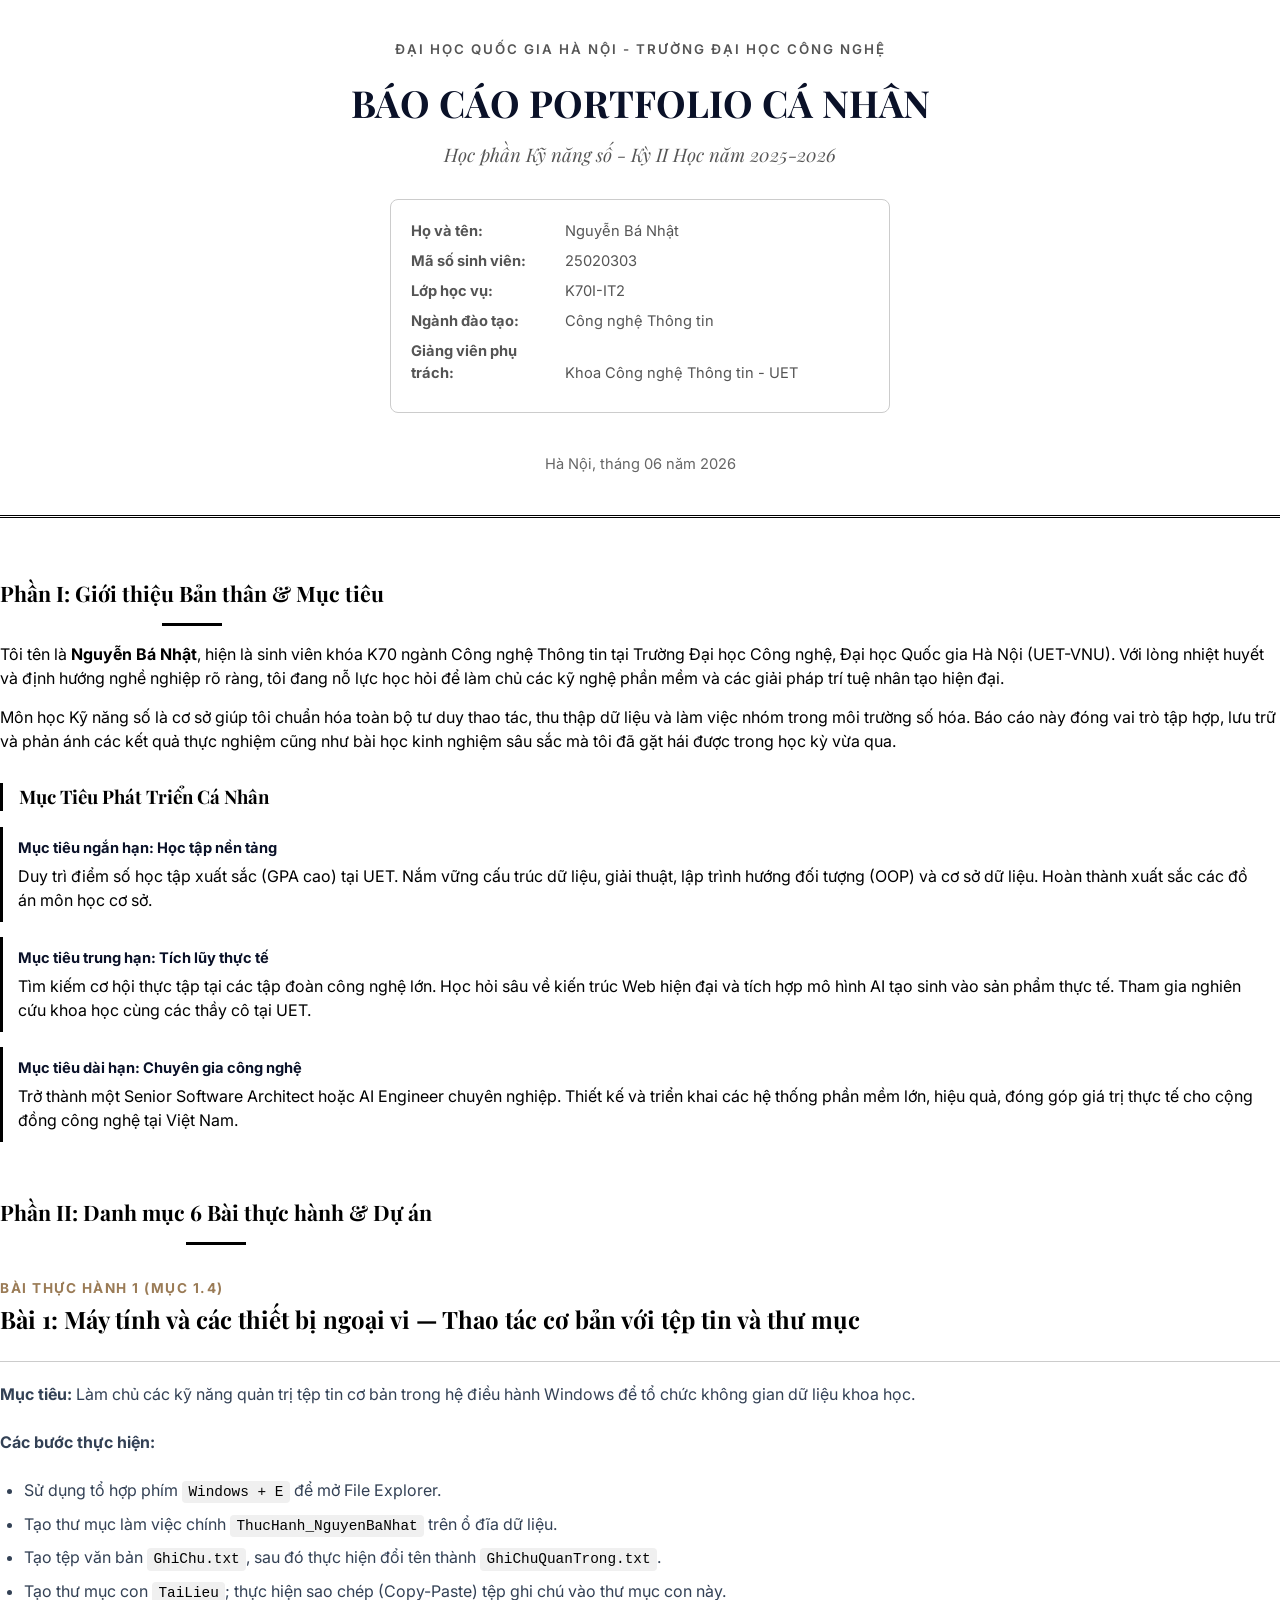
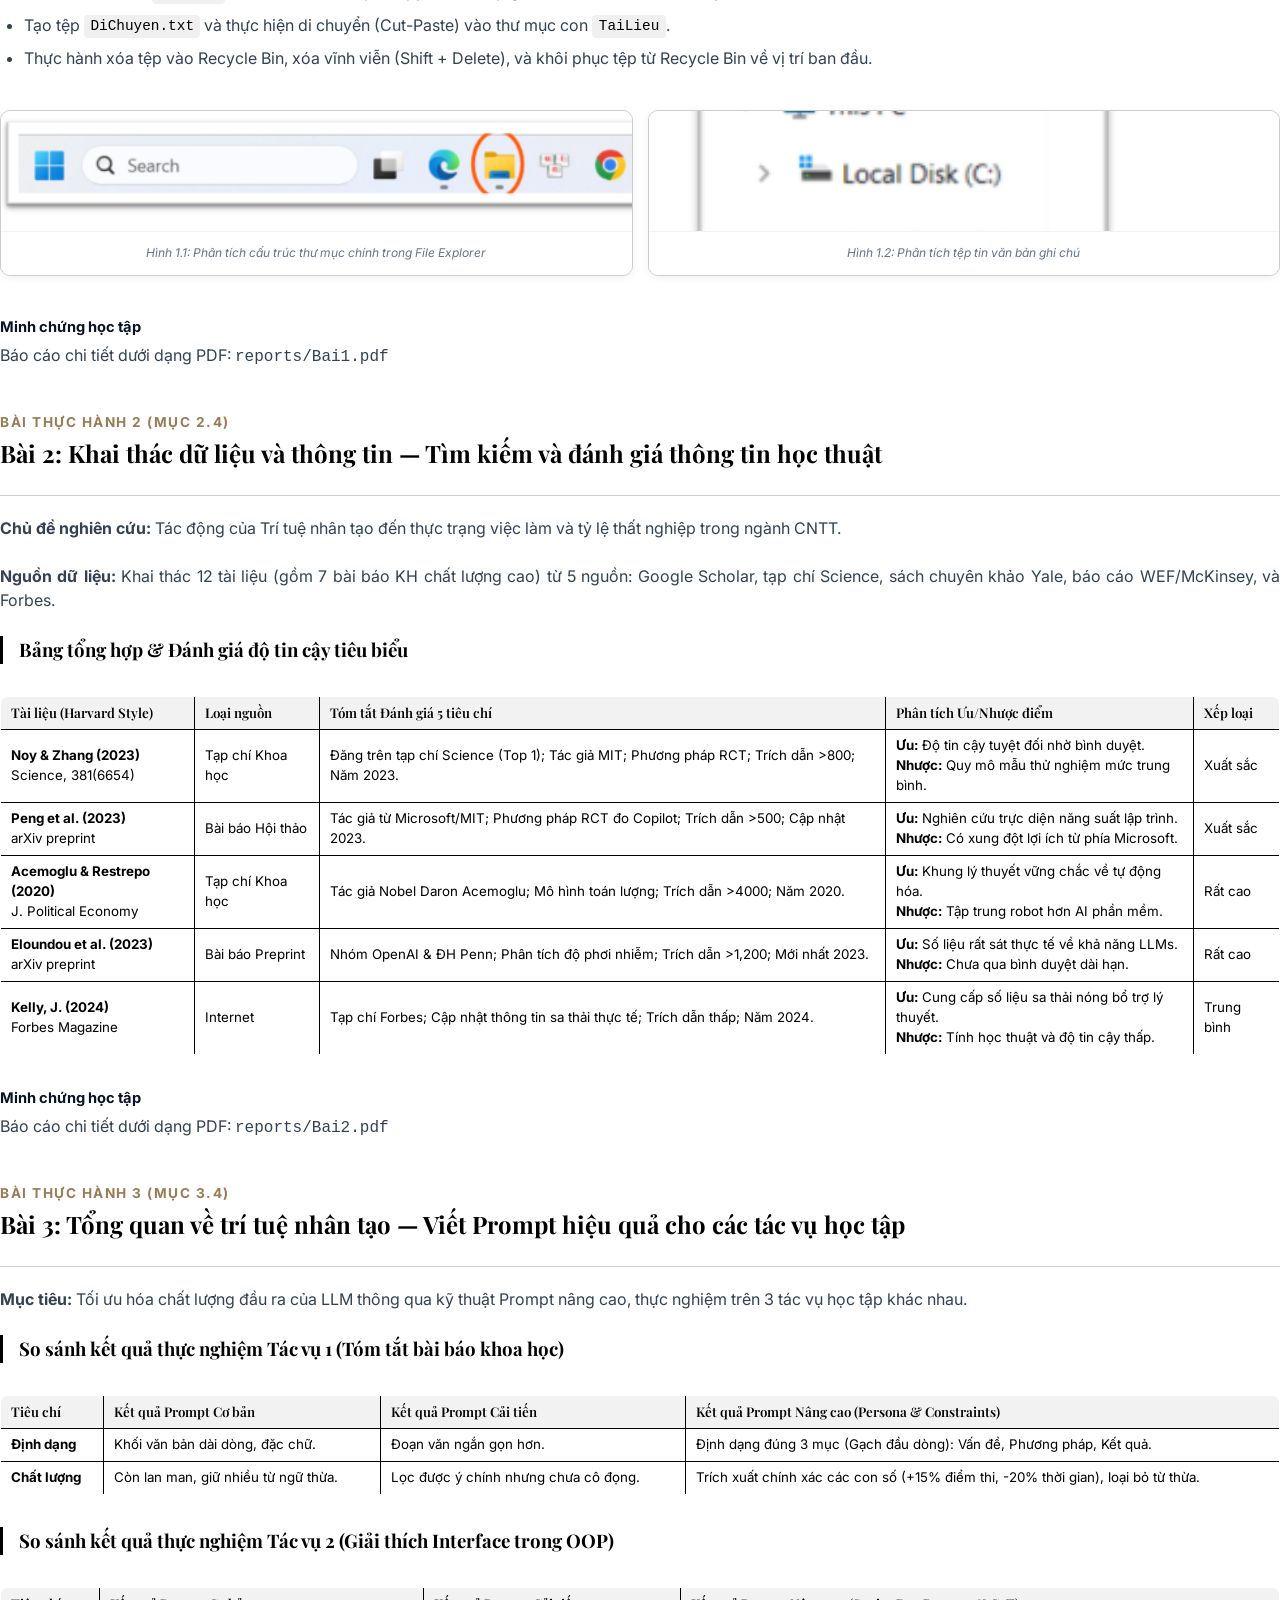
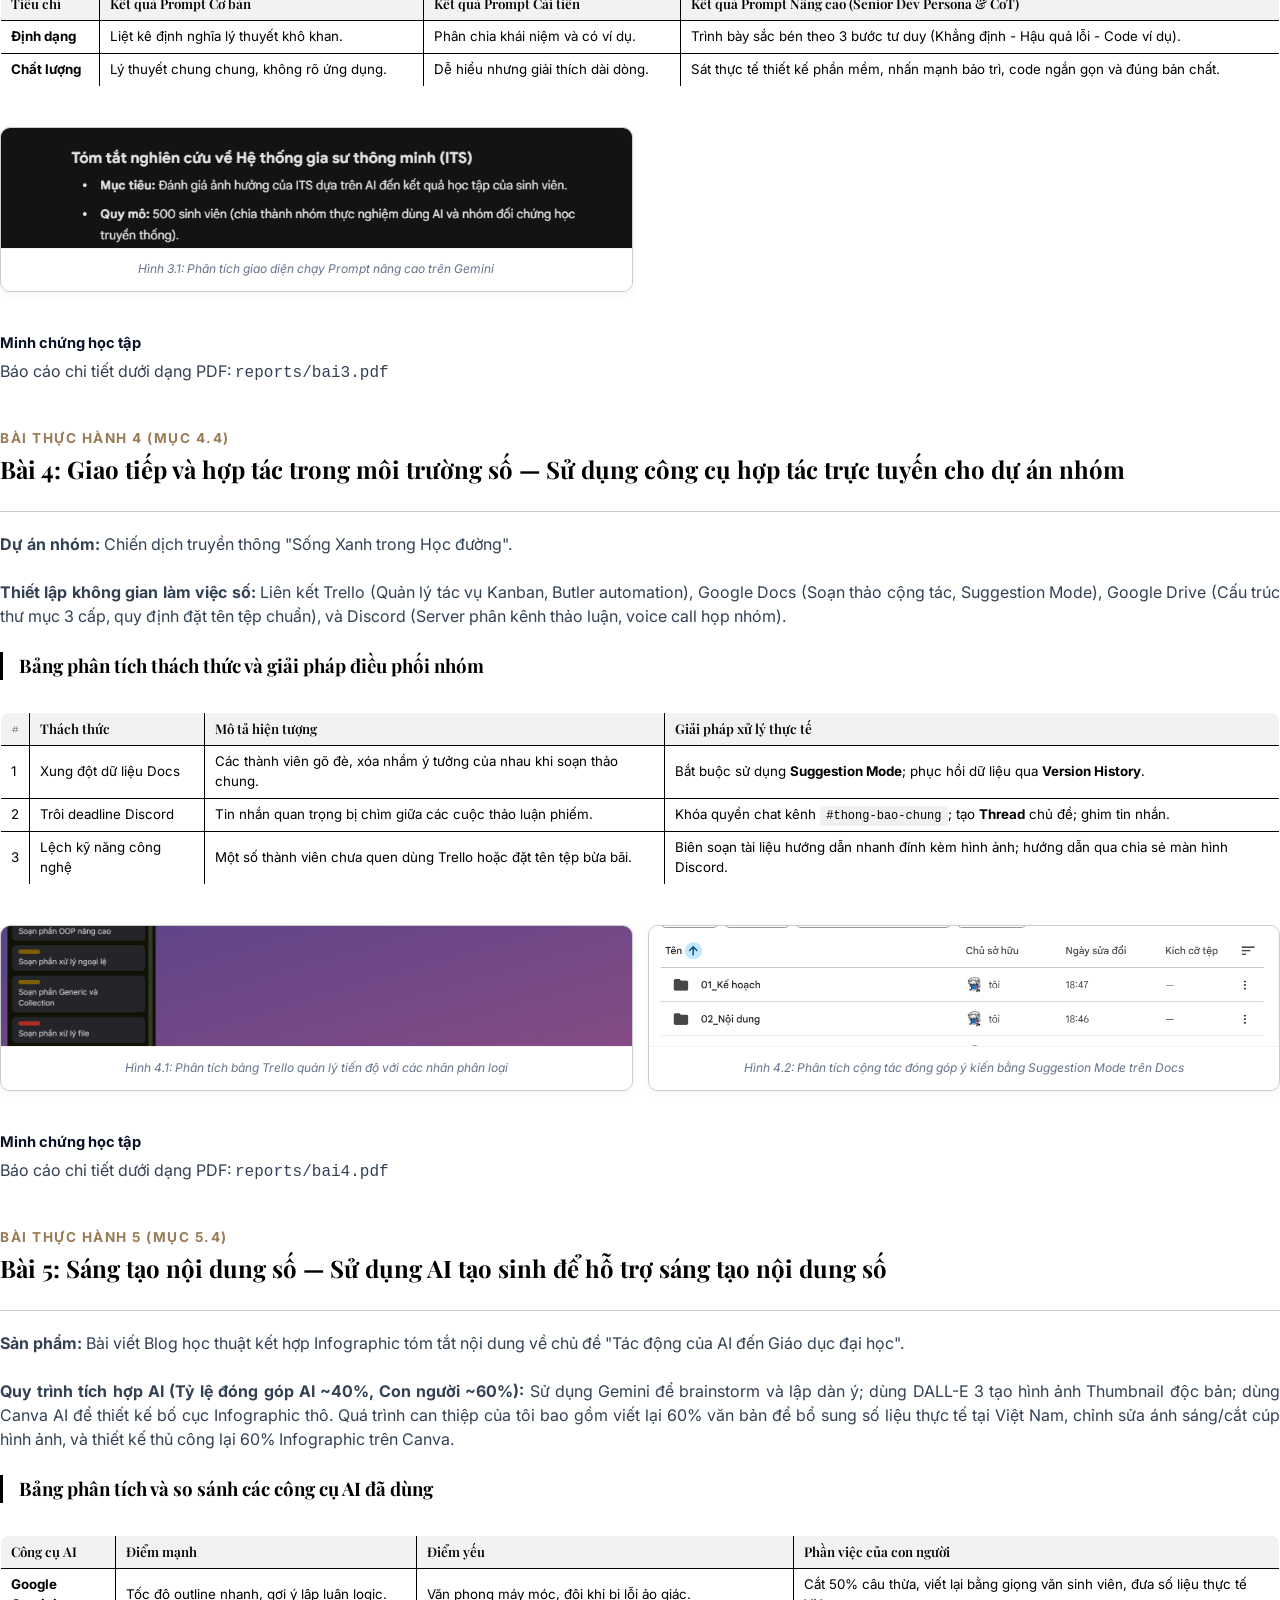
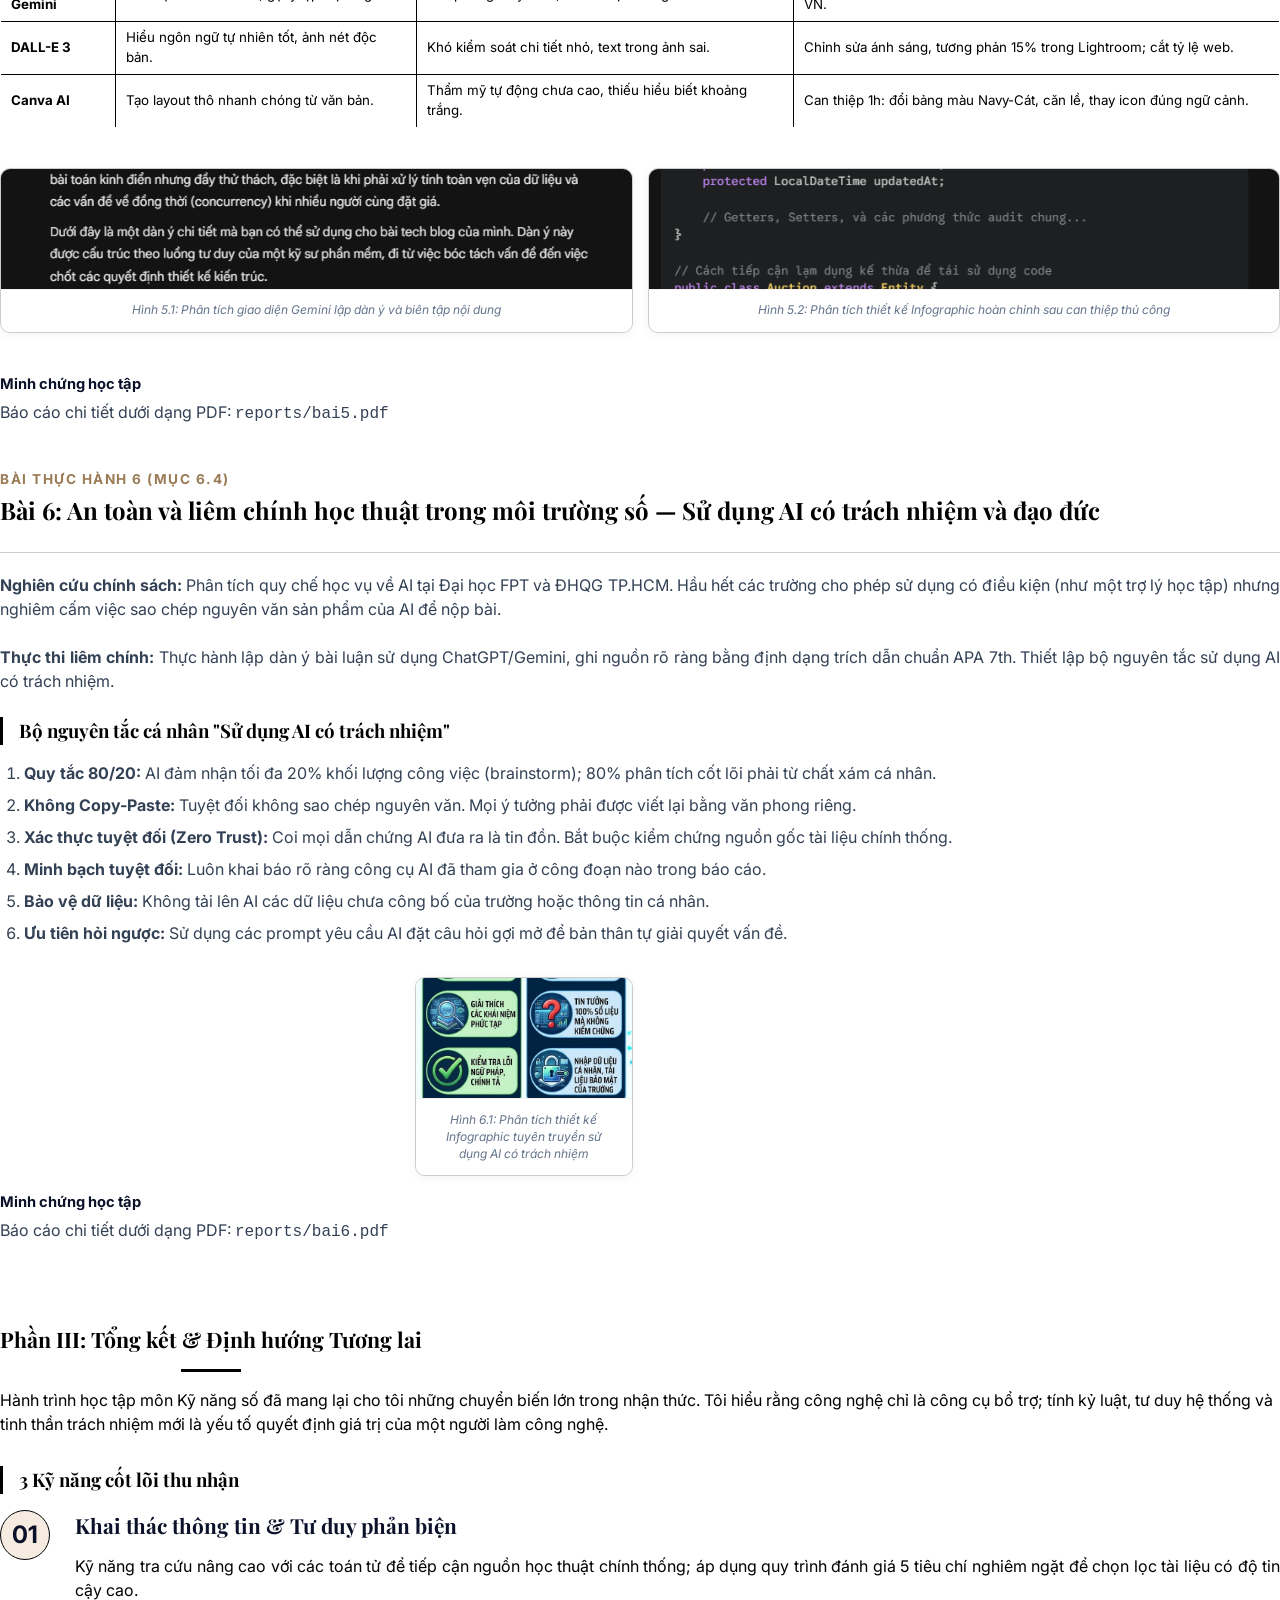
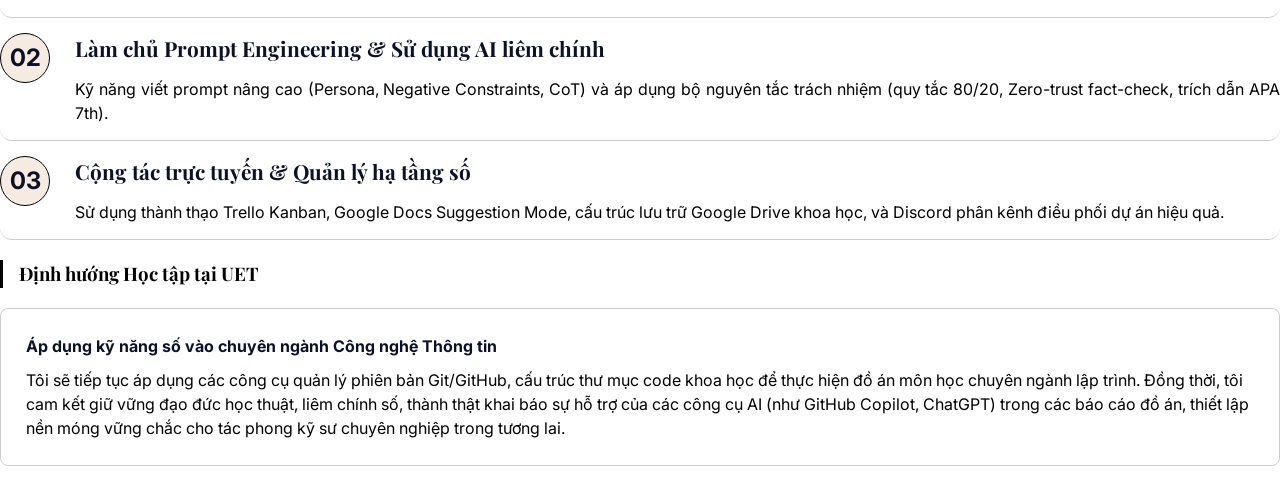
<file: pdf-export.html>
<!DOCTYPE html>
<html lang="vi">
<head>
  <meta charset="UTF-8">
  <meta name="viewport" content="width=device-width, initial-scale=1.0">
  <title>Báo cáo Portfolio Cá nhân - Nguyễn Bá Nhật</title>
  <link rel="stylesheet" href="css/style.css">
  <link rel="stylesheet" href="css/print.css">
  <style>
    /* Specific print preview enhancements on screen */
    body {
      background-color: #fff;
    }
    .print-header-cover {
      text-align: center;
      padding: 40px 0;
      border-bottom: 3px double #000;
      margin-bottom: 40px;
    }
    .print-header-cover h1 {
      font-size: 28pt;
      font-family: 'Playfair Display', Georgia, serif;
      margin-bottom: 10px;
    }
    .print-header-cover p {
      font-size: 14pt;
      color: #555;
    }
    .print-meta-box {
      margin: 30px auto;
      max-width: 500px;
      border: 1px solid #ccc;
      padding: 20px;
      border-radius: 8px;
      text-align: left;
    }
    .print-meta-box p {
      margin-bottom: 8px;
      font-size: 11pt;
    }
    .print-meta-box strong {
      display: inline-block;
      width: 150px;
    }
  </style>
</head>
<body>

  <div class="container">
    
    <!-- Cover / Header Page -->
    <header class="print-header-cover">
      <p style="text-transform: uppercase; letter-spacing: 2px; font-weight: 600; font-size: 10pt;">Đại học Quốc gia Hà Nội - Trường Đại học Công nghệ</p>
      <h1 style="margin-top: 15px;">BÁO CÁO PORTFOLIO CÁ NHÂN</h1>
      <p class="serif-italic">Học phần Kỹ năng số - Kỳ II Học năm 2025-2026</p>
      
      <div class="print-meta-box">
        <p><strong>Họ và tên:</strong> Nguyễn Bá Nhật</p>
        <p><strong>Mã số sinh viên:</strong> 25020303</p>
        <p><strong>Lớp học vụ:</strong> K70I-IT2</p>
        <p><strong>Ngành đào tạo:</strong> Công nghệ Thông tin</p>
        <p><strong>Giảng viên phụ trách:</strong> Khoa Công nghệ Thông tin - UET</p>
      </div>
      <p style="margin-top: 40px; font-size: 11pt; color: #666;">Hà Nội, tháng 06 năm 2026</p>
    </header>

    <!-- SECTION 1: BIOGRAPHY & GOALS -->
    <section class="section">
      <h2 class="section-title">Phần I: Giới thiệu Bản thân & Mục tiêu</h2>
      
      <div class="bio-card" style="margin-top: 20px;">
        <p>Tôi tên là <strong>Nguyễn Bá Nhật</strong>, hiện là sinh viên khóa K70 ngành Công nghệ Thông tin tại Trường Đại học Công nghệ, Đại học Quốc gia Hà Nội (UET-VNU). Với lòng nhiệt huyết và định hướng nghề nghiệp rõ ràng, tôi đang nỗ lực học hỏi để làm chủ các kỹ nghệ phần mềm và các giải pháp trí tuệ nhân tạo hiện đại.</p>
        <p style="margin-top: 15px;">Môn học Kỹ năng số là cơ sở giúp tôi chuẩn hóa toàn bộ tư duy thao tác, thu thập dữ liệu và làm việc nhóm trong môi trường số hóa. Báo cáo này đóng vai trò tập hợp, lưu trữ và phản ánh các kết quả thực nghiệm cũng như bài học kinh nghiệm sâu sắc mà tôi đã gặt hái được trong học kỳ vừa qua.</p>
      </div>

      <h3 class="project-section-title">Mục Tiêu Phát Triển Cá Nhân</h3>
      
      <div class="goal-card">
        <h4 style="font-family: var(--font-sans); font-size: 11pt; font-weight: bold; margin-bottom: 5px;">Mục tiêu ngắn hạn: Học tập nền tảng</h4>
        <p>Duy trì điểm số học tập xuất sắc (GPA cao) tại UET. Nắm vững cấu trúc dữ liệu, giải thuật, lập trình hướng đối tượng (OOP) và cơ sở dữ liệu. Hoàn thành xuất sắc các đồ án môn học cơ sở.</p>
      </div>

      <div class="goal-card">
        <h4 style="font-family: var(--font-sans); font-size: 11pt; font-weight: bold; margin-bottom: 5px;">Mục tiêu trung hạn: Tích lũy thực tế</h4>
        <p>Tìm kiếm cơ hội thực tập tại các tập đoàn công nghệ lớn. Học hỏi sâu về kiến trúc Web hiện đại và tích hợp mô hình AI tạo sinh vào sản phẩm thực tế. Tham gia nghiên cứu khoa học cùng các thầy cô tại UET.</p>
      </div>

      <div class="goal-card" style="margin-bottom: 0;">
        <h4 style="font-family: var(--font-sans); font-size: 11pt; font-weight: bold; margin-bottom: 5px;">Mục tiêu dài hạn: Chuyên gia công nghệ</h4>
        <p>Trở thành một Senior Software Architect hoặc AI Engineer chuyên nghiệp. Thiết kế và triển khai các hệ thống phần mềm lớn, hiệu quả, đóng góp giá trị thực tế cho cộng đồng công nghệ tại Việt Nam.</p>
      </div>
    </section>

    <!-- SECTION 2: THE 6 PROJECTS (WITH PAGE BREAKS) -->
    <div class="page-break"></div>

    <section class="section">
      <h2 class="section-title" style="margin-bottom: 30px;">Phần II: Danh mục 6 Bài thực hành & Dự án</h2>

      <!-- BÀI 1 -->
      <article class="project-detail-card" id="bai1">
        <div class="project-header">
          <span class="project-code-badge">Bài thực hành 1 (Mục 1.4)</span>
          <h3 class="project-title" style="font-size: 16pt; margin-top: 5px;">Bài 1: Máy tính và các thiết bị ngoại vi — Thao tác cơ bản với tệp tin và thư mục</h3>
        </div>
        <div class="project-body">
          <p><strong>Mục tiêu:</strong> Làm chủ các kỹ năng quản trị tệp tin cơ bản trong hệ điều hành Windows để tổ chức không gian dữ liệu khoa học.</p>
          <p><strong>Các bước thực hiện:</strong></p>
          <ul>
            <li>Sử dụng tổ hợp phím <code>Windows + E</code> để mở File Explorer.</li>
            <li>Tạo thư mục làm việc chính <code>ThucHanh_NguyenBaNhat</code> trên ổ đĩa dữ liệu.</li>
            <li>Tạo tệp văn bản <code>GhiChu.txt</code>, sau đó thực hiện đổi tên thành <code>GhiChuQuanTrong.txt</code>.</li>
            <li>Tạo thư mục con <code>TaiLieu</code>; thực hiện sao chép (Copy-Paste) tệp ghi chú vào thư mục con này.</li>
            <li>Tạo tệp <code>DiChuyen.txt</code> và thực hiện di chuyển (Cut-Paste) vào thư mục con <code>TaiLieu</code>.</li>
            <li>Thực hành xóa tệp vào Recycle Bin, xóa vĩnh viễn (Shift + Delete), và khôi phục tệp từ Recycle Bin về vị trí ban đầu.</li>
          </ul>
          <div class="image-gallery">
            <div class="image-container">
              <img src="images/bai1_image1.png" alt="Mở File Explorer">
              <div class="image-caption">Hình 1.1: Phân tích cấu trúc thư mục chính trong File Explorer</div>
            </div>
            <div class="image-container">
              <img src="images/bai1_image2.png" alt="Tạo tệp và đổi tên">
              <div class="image-caption">Hình 1.2: Phân tích tệp tin văn bản ghi chú</div>
            </div>
          </div>
          <h4 style="font-family: var(--font-sans); font-size: 11pt; font-weight: bold; margin-top: 15px; margin-bottom: 5px;">Minh chứng học tập</h4>
          <p>Báo cáo chi tiết dưới dạng PDF: <span style="font-family: monospace;">reports/Bai1.pdf</span></p>
        </div>
      </article>

      <div class="page-break"></div>

      <!-- BÀI 2 -->
      <article class="project-detail-card" id="bai2">
        <div class="project-header">
          <span class="project-code-badge">Bài thực hành 2 (Mục 2.4)</span>
          <h3 class="project-title" style="font-size: 16pt; margin-top: 5px;">Bài 2: Khai thác dữ liệu và thông tin — Tìm kiếm và đánh giá thông tin học thuật</h3>
        </div>
        <div class="project-body">
          <p><strong>Chủ đề nghiên cứu:</strong> Tác động của Trí tuệ nhân tạo đến thực trạng việc làm và tỷ lệ thất nghiệp trong ngành CNTT.</p>
          <p><strong>Nguồn dữ liệu:</strong> Khai thác 12 tài liệu (gồm 7 bài báo KH chất lượng cao) từ 5 nguồn: Google Scholar, tạp chí Science, sách chuyên khảo Yale, báo cáo WEF/McKinsey, và Forbes.</p>
          
          <h4 class="project-section-title" style="font-size: 11pt;">Bảng tổng hợp & Đánh giá độ tin cậy tiêu biểu</h4>
          <div class="table-responsive">
            <table>
              <thead>
                <tr>
                  <th>Tài liệu (Harvard Style)</th>
                  <th>Loại nguồn</th>
                  <th>Tóm tắt Đánh giá 5 tiêu chí</th>
                  <th>Phân tích Ưu/Nhược điểm</th>
                  <th>Xếp loại</th>
                </tr>
              </thead>
              <tbody>
                <tr>
                  <td><strong>Noy & Zhang (2023)</strong><br>Science, 381(6654)</td>
                  <td>Tạp chí Khoa học</td>
                  <td>Đăng trên tạp chí Science (Top 1); Tác giả MIT; Phương pháp RCT; Trích dẫn >800; Năm 2023.</td>
                  <td><strong>Ưu:</strong> Độ tin cậy tuyệt đối nhờ bình duyệt.<br><strong>Nhược:</strong> Quy mô mẫu thử nghiệm mức trung bình.</td>
                  <td>Xuất sắc</td>
                </tr>
                <tr>
                  <td><strong>Peng et al. (2023)</strong><br>arXiv preprint</td>
                  <td>Bài báo Hội thảo</td>
                  <td>Tác giả từ Microsoft/MIT; Phương pháp RCT đo Copilot; Trích dẫn >500; Cập nhật 2023.</td>
                  <td><strong>Ưu:</strong> Nghiên cứu trực diện năng suất lập trình.<br><strong>Nhược:</strong> Có xung đột lợi ích từ phía Microsoft.</td>
                  <td>Xuất sắc</td>
                </tr>
                <tr>
                  <td><strong>Acemoglu & Restrepo (2020)</strong><br>J. Political Economy</td>
                  <td>Tạp chí Khoa học</td>
                  <td>Tác giả Nobel Daron Acemoglu; Mô hình toán lượng; Trích dẫn >4000; Năm 2020.</td>
                  <td><strong>Ưu:</strong> Khung lý thuyết vững chắc về tự động hóa.<br><strong>Nhược:</strong> Tập trung robot hơn AI phần mềm.</td>
                  <td>Rất cao</td>
                </tr>
                <tr>
                  <td><strong>Eloundou et al. (2023)</strong><br>arXiv preprint</td>
                  <td>Bài báo Preprint</td>
                  <td>Nhóm OpenAI & ĐH Penn; Phân tích độ phơi nhiễm; Trích dẫn >1,200; Mới nhất 2023.</td>
                  <td><strong>Ưu:</strong> Số liệu rất sát thực tế về khả năng LLMs.<br><strong>Nhược:</strong> Chưa qua bình duyệt dài hạn.</td>
                  <td>Rất cao</td>
                </tr>
                <tr>
                  <td><strong>Kelly, J. (2024)</strong><br>Forbes Magazine</td>
                  <td>Internet</td>
                  <td>Tạp chí Forbes; Cập nhật thông tin sa thải thực tế; Trích dẫn thấp; Năm 2024.</td>
                  <td><strong>Ưu:</strong> Cung cấp số liệu sa thải nóng bổ trợ lý thuyết.<br><strong>Nhược:</strong> Tính học thuật và độ tin cậy thấp.</td>
                  <td>Trung bình</td>
                </tr>
              </tbody>
            </table>
          </div>
          <h4 style="font-family: var(--font-sans); font-size: 11pt; font-weight: bold; margin-top: 15px; margin-bottom: 5px;">Minh chứng học tập</h4>
          <p>Báo cáo chi tiết dưới dạng PDF: <span style="font-family: monospace;">reports/Bai2.pdf</span></p>
        </div>
      </article>

      <div class="page-break"></div>

      <!-- BÀI 3 -->
      <article class="project-detail-card" id="bai3">
        <div class="project-header">
          <span class="project-code-badge">Bài thực hành 3 (Mục 3.4)</span>
          <h3 class="project-title" style="font-size: 16pt; margin-top: 5px;">Bài 3: Tổng quan về trí tuệ nhân tạo — Viết Prompt hiệu quả cho các tác vụ học tập</h3>
        </div>
        <div class="project-body">
          <p><strong>Mục tiêu:</strong> Tối ưu hóa chất lượng đầu ra của LLM thông qua kỹ thuật Prompt nâng cao, thực nghiệm trên 3 tác vụ học tập khác nhau.</p>
          
          <h4 class="project-section-title" style="font-size: 11pt;">So sánh kết quả thực nghiệm Tác vụ 1 (Tóm tắt bài báo khoa học)</h4>
          <div class="table-responsive">
            <table>
              <thead>
                <tr>
                  <th>Tiêu chí</th>
                  <th>Kết quả Prompt Cơ bản</th>
                  <th>Kết quả Prompt Cải tiến</th>
                  <th>Kết quả Prompt Nâng cao (Persona & Constraints)</th>
                </tr>
              </thead>
              <tbody>
                <tr>
                  <td><strong>Định dạng</strong></td>
                  <td>Khối văn bản dài dòng, đặc chữ.</td>
                  <td>Đoạn văn ngắn gọn hơn.</td>
                  <td>Định dạng đúng 3 mục (Gạch đầu dòng): Vấn đề, Phương pháp, Kết quả.</td>
                </tr>
                <tr>
                  <td><strong>Chất lượng</strong></td>
                  <td>Còn lan man, giữ nhiều từ ngữ thừa.</td>
                  <td>Lọc được ý chính nhưng chưa cô đọng.</td>
                  <td>Trích xuất chính xác các con số (+15% điểm thi, -20% thời gian), loại bỏ từ thừa.</td>
                </tr>
              </tbody>
            </table>
          </div>

          <h4 class="project-section-title" style="font-size: 11pt;">So sánh kết quả thực nghiệm Tác vụ 2 (Giải thích Interface trong OOP)</h4>
          <div class="table-responsive">
            <table>
              <thead>
                <tr>
                  <th>Tiêu chí</th>
                  <th>Kết quả Prompt Cơ bản</th>
                  <th>Kết quả Prompt Cải tiến</th>
                  <th>Kết quả Prompt Nâng cao (Senior Dev Persona & CoT)</th>
                </tr>
              </thead>
              <tbody>
                <tr>
                  <td><strong>Định dạng</strong></td>
                  <td>Liệt kê định nghĩa lý thuyết khô khan.</td>
                  <td>Phân chia khái niệm và có ví dụ.</td>
                  <td>Trình bày sắc bén theo 3 bước tư duy (Khẳng định - Hậu quả lỗi - Code ví dụ).</td>
                </tr>
                <tr>
                  <td><strong>Chất lượng</strong></td>
                  <td>Lý thuyết chung chung, không rõ ứng dụng.</td>
                  <td>Dễ hiểu nhưng giải thích dài dòng.</td>
                  <td>Sát thực tế thiết kế phần mềm, nhấn mạnh bảo trì, code ngắn gọn và đúng bản chất.</td>
                </tr>
              </tbody>
            </table>
          </div>
          
          <div class="image-gallery">
            <div class="image-container">
              <img src="images/bai3_image1.png" alt="Giao diện Gemini Prompt">
              <div class="image-caption">Hình 3.1: Phân tích giao diện chạy Prompt nâng cao trên Gemini</div>
            </div>
          </div>
          <h4 style="font-family: var(--font-sans); font-size: 11pt; font-weight: bold; margin-top: 15px; margin-bottom: 5px;">Minh chứng học tập</h4>
          <p>Báo cáo chi tiết dưới dạng PDF: <span style="font-family: monospace;">reports/bai3.pdf</span></p>
        </div>
      </article>

      <div class="page-break"></div>

      <!-- BÀI 4 -->
      <article class="project-detail-card" id="bai4">
        <div class="project-header">
          <span class="project-code-badge">Bài thực hành 4 (Mục 4.4)</span>
          <h3 class="project-title" style="font-size: 16pt; margin-top: 5px;">Bài 4: Giao tiếp và hợp tác trong môi trường số — Sử dụng công cụ hợp tác trực tuyến cho dự án nhóm</h3>
        </div>
        <div class="project-body">
          <p><strong>Dự án nhóm:</strong> Chiến dịch truyền thông "Sống Xanh trong Học đường".</p>
          <p><strong>Thiết lập không gian làm việc số:</strong> Liên kết Trello (Quản lý tác vụ Kanban, Butler automation), Google Docs (Soạn thảo cộng tác, Suggestion Mode), Google Drive (Cấu trúc thư mục 3 cấp, quy định đặt tên tệp chuẩn), và Discord (Server phân kênh thảo luận, voice call họp nhóm).</p>
          
          <h4 class="project-section-title" style="font-size: 11pt;">Bảng phân tích thách thức và giải pháp điều phối nhóm</h4>
          <div class="table-responsive">
            <table>
              <thead>
                <tr>
                  <th>#</th>
                  <th>Thách thức</th>
                  <th>Mô tả hiện tượng</th>
                  <th>Giải pháp xử lý thực tế</th>
                </tr>
              </thead>
              <tbody>
                <tr>
                  <td>1</td>
                  <td>Xung đột dữ liệu Docs</td>
                  <td>Các thành viên gõ đè, xóa nhầm ý tưởng của nhau khi soạn thảo chung.</td>
                  <td>Bắt buộc sử dụng <strong>Suggestion Mode</strong>; phục hồi dữ liệu qua <strong>Version History</strong>.</td>
                </tr>
                <tr>
                  <td>2</td>
                  <td>Trôi deadline Discord</td>
                  <td>Tin nhắn quan trọng bị chìm giữa các cuộc thảo luận phiếm.</td>
                  <td>Khóa quyền chat kênh <code>#thong-bao-chung</code>; tạo <strong>Thread</strong> chủ đề; ghim tin nhắn.</td>
                </tr>
                <tr>
                  <td>3</td>
                  <td>Lệch kỹ năng công nghệ</td>
                  <td>Một số thành viên chưa quen dùng Trello hoặc đặt tên tệp bừa bãi.</td>
                  <td>Biên soạn tài liệu hướng dẫn nhanh đính kèm hình ảnh; hướng dẫn qua chia sẻ màn hình Discord.</td>
                </tr>
              </tbody>
            </table>
          </div>

          <div class="image-gallery">
            <div class="image-container">
              <img src="images/bai4_(2)_80d5d9b0c937e09552dcafcce8f8a5b0e832713e.png" alt="Trello Kanban">
              <div class="image-caption">Hình 4.1: Phân tích bảng Trello quản lý tiến độ với các nhãn phân loại</div>
            </div>
            <div class="image-container">
              <img src="images/bai4_(2)_13f76d329a7dc441f8fa4ffda34621fa7b4040cb.png" alt="Docs comments">
              <div class="image-caption">Hình 4.2: Phân tích cộng tác đóng góp ý kiến bằng Suggestion Mode trên Docs</div>
            </div>
          </div>
          <h4 style="font-family: var(--font-sans); font-size: 11pt; font-weight: bold; margin-top: 15px; margin-bottom: 5px;">Minh chứng học tập</h4>
          <p>Báo cáo chi tiết dưới dạng PDF: <span style="font-family: monospace;">reports/bai4.pdf</span></p>
        </div>
      </article>

      <div class="page-break"></div>

      <!-- BÀI 5 -->
      <article class="project-detail-card" id="bai5">
        <div class="project-header">
          <span class="project-code-badge">Bài thực hành 5 (Mục 5.4)</span>
          <h3 class="project-title" style="font-size: 16pt; margin-top: 5px;">Bài 5: Sáng tạo nội dung số — Sử dụng AI tạo sinh để hỗ trợ sáng tạo nội dung số</h3>
        </div>
        <div class="project-body">
          <p><strong>Sản phẩm:</strong> Bài viết Blog học thuật kết hợp Infographic tóm tắt nội dung về chủ đề "Tác động của AI đến Giáo dục đại học".</p>
          <p><strong>Quy trình tích hợp AI (Tỷ lệ đóng góp AI ~40%, Con người ~60%):</strong> Sử dụng Gemini để brainstorm và lập dàn ý; dùng DALL-E 3 tạo hình ảnh Thumbnail độc bản; dùng Canva AI để thiết kế bố cục Infographic thô. Quá trình can thiệp của tôi bao gồm viết lại 60% văn bản để bổ sung số liệu thực tế tại Việt Nam, chỉnh sửa ánh sáng/cắt cúp hình ảnh, và thiết kế thủ công lại 60% Infographic trên Canva.</p>

          <h4 class="project-section-title" style="font-size: 11pt;">Bảng phân tích và so sánh các công cụ AI đã dùng</h4>
          <div class="table-responsive">
            <table>
              <thead>
                <tr>
                  <th>Công cụ AI</th>
                  <th>Điểm mạnh</th>
                  <th>Điểm yếu</th>
                  <th>Phần việc của con người</th>
                </tr>
              </thead>
              <tbody>
                <tr>
                  <td><strong>Google Gemini</strong></td>
                  <td>Tốc độ outline nhanh, gợi ý lập luận logic.</td>
                  <td>Văn phong máy móc, đôi khi bị lỗi ảo giác.</td>
                  <td>Cắt 50% câu thừa, viết lại bằng giọng văn sinh viên, đưa số liệu thực tế VN.</td>
                </tr>
                <tr>
                  <td><strong>DALL-E 3</strong></td>
                  <td>Hiểu ngôn ngữ tự nhiên tốt, ảnh nét độc bản.</td>
                  <td>Khó kiểm soát chi tiết nhỏ, text trong ảnh sai.</td>
                  <td>Chỉnh sửa ánh sáng, tương phản 15% trong Lightroom; cắt tỷ lệ web.</td>
                </tr>
                <tr>
                  <td><strong>Canva AI</strong></td>
                  <td>Tạo layout thô nhanh chóng từ văn bản.</td>
                  <td>Thẩm mỹ tự động chưa cao, thiếu hiểu biết khoảng trắng.</td>
                  <td>Can thiệp 1h: đổi bảng màu Navy-Cát, căn lề, thay icon đúng ngữ cảnh.</td>
                </tr>
              </tbody>
            </table>
          </div>

          <div class="image-gallery">
            <div class="image-container">
              <img src="images/bai5-bao-cao-hoan-chinh_adabdca97a1362fccfc19e27cd3705e4e8fc357b.png" alt="Gemini prompt">
              <div class="image-caption">Hình 5.1: Phân tích giao diện Gemini lập dàn ý và biên tập nội dung</div>
            </div>
            <div class="image-container">
              <img src="images/bai5-bao-cao-hoan-chinh_466dec86fec41b1c2113a55e6bddceabb9483af5.png" alt="Canva final design">
              <div class="image-caption">Hình 5.2: Phân tích thiết kế Infographic hoàn chỉnh sau can thiệp thủ công</div>
            </div>
          </div>
          <h4 style="font-family: var(--font-sans); font-size: 11pt; font-weight: bold; margin-top: 15px; margin-bottom: 5px;">Minh chứng học tập</h4>
          <p>Báo cáo chi tiết dưới dạng PDF: <span style="font-family: monospace;">reports/bai5.pdf</span></p>
        </div>
      </article>

      <div class="page-break"></div>

      <!-- BÀI 6 -->
      <article class="project-detail-card" id="bai6" style="margin-bottom: 0;">
        <div class="project-header">
          <span class="project-code-badge">Bài thực hành 6 (Mục 6.4)</span>
          <h3 class="project-title" style="font-size: 16pt; margin-top: 5px;">Bài 6: An toàn và liêm chính học thuật trong môi trường số — Sử dụng AI có trách nhiệm và đạo đức</h3>
        </div>
        <div class="project-body">
          <p><strong>Nghiên cứu chính sách:</strong> Phân tích quy chế học vụ về AI tại Đại học FPT và ĐHQG TP.HCM. Hầu hết các trường cho phép sử dụng có điều kiện (như một trợ lý học tập) nhưng nghiêm cấm việc sao chép nguyên văn sản phẩm của AI để nộp bài.</p>
          <p><strong>Thực thi liêm chính:</strong> Thực hành lập dàn ý bài luận sử dụng ChatGPT/Gemini, ghi nguồn rõ ràng bằng định dạng trích dẫn chuẩn APA 7th. Thiết lập bộ nguyên tắc sử dụng AI có trách nhiệm.</p>

          <h4 class="project-section-title" style="font-size: 11pt;">Bộ nguyên tắc cá nhân "Sử dụng AI có trách nhiệm"</h4>
          <ol>
            <li><strong>Quy tắc 80/20:</strong> AI đảm nhận tối đa 20% khối lượng công việc (brainstorm); 80% phân tích cốt lõi phải từ chất xám cá nhân.</li>
            <li><strong>Không Copy-Paste:</strong> Tuyệt đối không sao chép nguyên văn. Mọi ý tưởng phải được viết lại bằng văn phong riêng.</li>
            <li><strong>Xác thực tuyệt đối (Zero Trust):</strong> Coi mọi dẫn chứng AI đưa ra là tin đồn. Bắt buộc kiểm chứng nguồn gốc tài liệu chính thống.</li>
            <li><strong>Minh bạch tuyệt đối:</strong> Luôn khai báo rõ ràng công cụ AI đã tham gia ở công đoạn nào trong báo cáo.</li>
            <li><strong>Bảo vệ dữ liệu:</strong> Không tải lên AI các dữ liệu chưa công bố của trường hoặc thông tin cá nhân.</li>
            <li><strong>Ưu tiên hỏi ngược:</strong> Sử dụng các prompt yêu cầu AI đặt câu hỏi gợi mở để bản thân tự giải quyết vấn đề.</li>
          </ol>

          <div class="image-gallery" style="grid-template-columns: 1fr; max-width: 450px; margin: 2rem auto 0 auto;">
            <div class="image-container">
              <img src="images/bai6_image1.jpg" alt="AI Ethics Infographic" style="height: auto; max-height: 500px; object-fit: contain;">
              <div class="image-caption">Hình 6.1: Phân tích thiết kế Infographic tuyên truyền sử dụng AI có trách nhiệm</div>
            </div>
          </div>
          <h4 style="font-family: var(--font-sans); font-size: 11pt; font-weight: bold; margin-top: 15px; margin-bottom: 5px;">Minh chứng học tập</h4>
          <p>Báo cáo chi tiết dưới dạng PDF: <span style="font-family: monospace;">reports/bai6.pdf</span></p>
        </div>
      </article>
    </section>

    <!-- SECTION 3: REFLECTIONS & SKILLS -->
    <div class="page-break"></div>

    <section class="section">
      <h2 class="section-title">Phần III: Tổng kết & Định hướng Tương lai</h2>
      
      <div class="bio-card" style="margin-top: 20px;">
        <p>Hành trình học tập môn Kỹ năng số đã mang lại cho tôi những chuyển biến lớn trong nhận thức. Tôi hiểu rằng công nghệ chỉ là công cụ bổ trợ; tính kỷ luật, tư duy hệ thống và tinh thần trách nhiệm mới là yếu tố quyết định giá trị của một người làm công nghệ.</p>
      </div>

      <h3 class="project-section-title">3 Kỹ năng cốt lõi thu nhận</h3>
      
      <div class="skill-row" style="margin-top: 20px;">
        <div class="skill-icon-box">01</div>
        <div class="skill-details">
          <h4>Khai thác thông tin & Tư duy phản biện</h4>
          <p>Kỹ năng tra cứu nâng cao với các toán tử để tiếp cận nguồn học thuật chính thống; áp dụng quy trình đánh giá 5 tiêu chí nghiêm ngặt để chọn lọc tài liệu có độ tin cậy cao.</p>
        </div>
      </div>

      <div class="skill-row">
        <div class="skill-icon-box">02</div>
        <div class="skill-details">
          <h4>Làm chủ Prompt Engineering & Sử dụng AI liêm chính</h4>
          <p>Kỹ năng viết prompt nâng cao (Persona, Negative Constraints, CoT) và áp dụng bộ nguyên tắc trách nhiệm (quy tắc 80/20, Zero-trust fact-check, trích dẫn APA 7th).</p>
        </div>
      </div>

      <div class="skill-row" style="border-bottom: none; margin-bottom: 0; padding-bottom: 0;">
        <div class="skill-icon-box">03</div>
        <div class="skill-details">
          <h4>Cộng tác trực tuyến & Quản lý hạ tầng số</h4>
          <p>Sử dụng thành thạo Trello Kanban, Google Docs Suggestion Mode, cấu trúc lưu trữ Google Drive khoa học, và Discord phân kênh điều phối dự án hiệu quả.</p>
        </div>
      </div>

      <div class="page-break"></div>

      <h3 class="project-section-title">Định hướng Học tập tại UET</h3>
      <div style="border: 1px solid #ccc; padding: 25px; border-radius: 8px; margin-top: 20px;">
        <h4 style="font-family: var(--font-sans); font-size: 12pt; font-weight: bold; margin-bottom: 10px;">Áp dụng kỹ năng số vào chuyên ngành Công nghệ Thông tin</h4>
        <p>Tôi sẽ tiếp tục áp dụng các công cụ quản lý phiên bản Git/GitHub, cấu trúc thư mục code khoa học để thực hiện đồ án môn học chuyên ngành lập trình. Đồng thời, tôi cam kết giữ vững đạo đức học thuật, liêm chính số, thành thật khai báo sự hỗ trợ của các công cụ AI (như GitHub Copilot, ChatGPT) trong các báo cáo đồ án, thiết lập nền móng vững chắc cho tác phong kỹ sư chuyên nghiệp trong tương lai.</p>
      </div>
    </section>

  </div>

  <script src="js/main.js"></script>
  <script src="js/pdf.js"></script>
</body>
</html>
</file>
<file: css/style.css>
/* ==========================================
   DARK ACADEMIA MEETS MODERN TECH
   Design System & Main Stylesheet
   Owner: Nguyen Ba Nhat (25020303)
   ========================================== */

/* Google Fonts Import */
@import url('https://fonts.googleapis.com/css2?family=Inter:wght@300;400;500;600;700&family=Playfair+Display:ital,wght@0,400;0,600;0,700;1,400&display=swap');

:root {
  /* Color Palette */
  --bg-cream: #FAF6F0;
  --bg-cream-dark: #F5EBE0;
  --navy-dark: #0A1128;
  --navy-medium: #111F4D;
  --navy-light: #1C3177;
  --gold-primary: #C5A880;
  --gold-accent: #D4AF37;
  --gold-dark: #9A7B56;
  --text-dark: #1E293B;
  --text-light: #F8FAFC;
  --text-muted: #64748B;
  --border-gold: rgba(197, 168, 128, 0.3);
  --border-white: rgba(255, 255, 255, 0.1);
  --glass-bg: rgba(250, 246, 240, 0.85);
  --glass-bg-dark: rgba(10, 17, 40, 0.85);
  
  /* Fonts */
  --font-serif: 'Playfair Display', Georgia, serif;
  --font-sans: 'Inter', system-ui, -apple-system, sans-serif;
  
  /* Shadows & Transitions */
  --shadow-sm: 0 2px 8px rgba(10, 17, 40, 0.05);
  --shadow-md: 0 8px 20px rgba(10, 17, 40, 0.08);
  --shadow-lg: 0 15px 35px rgba(10, 17, 40, 0.12);
  --transition-smooth: all 0.4s cubic-bezier(0.16, 1, 0.3, 1);
}

/* Reset & Base Styles */
* {
  box-sizing: border-box;
  margin: 0;
  padding: 0;
}

html {
  scroll-behavior: smooth;
}

body {
  font-family: var(--font-sans);
  color: var(--text-dark);
  background-color: var(--bg-cream);
  line-height: 1.6;
  overflow-x: hidden;
}

h1, h2, h3, h4, h5, h6 {
  font-family: var(--font-serif);
  font-weight: 700;
  color: var(--navy-dark);
}

a {
  text-decoration: none;
  color: inherit;
  transition: var(--transition-smooth);
}

/* Scrollbar Style */
::-webkit-scrollbar {
  width: 10px;
}
::-webkit-scrollbar-track {
  background: var(--bg-cream-dark);
}
::-webkit-scrollbar-thumb {
  background: var(--navy-medium);
  border-radius: 5px;
  border: 2px solid var(--bg-cream-dark);
}
::-webkit-scrollbar-thumb:hover {
  background: var(--gold-accent);
}

/* Typography Helpers */
.serif-italic {
  font-family: var(--font-serif);
  font-style: italic;
}

/* Navigation Bar */
.navbar {
  position: fixed;
  top: 0;
  left: 0;
  width: 100%;
  z-index: 1000;
  background-color: var(--glass-bg);
  backdrop-filter: blur(12px);
  -webkit-backdrop-filter: blur(12px);
  border-bottom: 1px solid var(--border-gold);
  box-shadow: var(--shadow-sm);
  transition: var(--transition-smooth);
}

.navbar-container {
  display: flex;
  justify-content: space-between;
  align-items: center;
  max-width: 1200px;
  margin: 0 auto;
  padding: 1rem 2rem;
}

.logo a {
  display: flex;
  flex-direction: column;
}

.logo-title {
  font-family: var(--font-serif);
  font-size: 1.4rem;
  font-weight: 700;
  color: var(--navy-dark);
  letter-spacing: 0.5px;
}

.logo-subtitle {
  font-size: 0.75rem;
  text-transform: uppercase;
  letter-spacing: 2px;
  color: var(--gold-dark);
  font-weight: 600;
}

.nav-menu {
  display: flex;
  align-items: center;
  list-style: none;
  gap: 2rem;
}

.nav-link {
  font-weight: 500;
  font-size: 0.95rem;
  color: var(--navy-dark);
  position: relative;
  padding: 0.5rem 0;
  letter-spacing: 0.5px;
}

.nav-link::after {
  content: '';
  position: absolute;
  bottom: 0;
  left: 0;
  width: 0;
  height: 2px;
  background-color: var(--gold-accent);
  transition: var(--transition-smooth);
}

.nav-link:hover {
  color: var(--gold-dark);
}

.nav-link:hover::after,
.nav-link.active::after {
  width: 100%;
}

.nav-link.active {
  color: var(--navy-medium);
  font-weight: 600;
}

/* Premium PDF Button */
.btn-pdf {
  display: flex;
  align-items: center;
  gap: 0.5rem;
  background: linear-gradient(135deg, var(--navy-dark), var(--navy-medium));
  color: var(--text-light);
  padding: 0.6rem 1.2rem;
  border-radius: 30px;
  font-size: 0.85rem;
  font-weight: 600;
  border: 1px solid var(--gold-primary);
  box-shadow: 0 4px 15px rgba(26, 31, 77, 0.2);
  cursor: pointer;
  transition: var(--transition-smooth);
}

.btn-pdf:hover {
  transform: translateY(-2px);
  background: linear-gradient(135deg, var(--navy-medium), var(--navy-light));
  box-shadow: 0 6px 20px rgba(197, 168, 128, 0.4);
  border-color: var(--gold-accent);
}

.btn-pdf svg {
  fill: currentColor;
  width: 16px;
  height: 16px;
}

.menu-toggle {
  display: none;
  flex-direction: column;
  justify-content: space-between;
  width: 24px;
  height: 18px;
  cursor: pointer;
}

.menu-toggle span {
  display: block;
  height: 2px;
  width: 100%;
  background-color: var(--navy-dark);
  border-radius: 2px;
  transition: var(--transition-smooth);
}

/* Hero Section */
.hero {
  position: relative;
  height: 80vh;
  min-height: 500px;
  display: flex;
  align-items: center;
  justify-content: center;
  text-align: center;
  color: var(--text-light);
  padding: 0 1.5rem;
  margin-bottom: 4rem;
  background-size: cover;
  background-position: center;
  background-attachment: fixed;
}

.hero-overlay {
  position: absolute;
  top: 0;
  left: 0;
  width: 100%;
  height: 100%;
  background: linear-gradient(
    to bottom,
    rgba(10, 17, 40, 0.85),
    rgba(10, 17, 40, 0.95)
  );
  z-index: 1;
}

.hero-content {
  position: relative;
  z-index: 2;
  max-width: 800px;
  animation: fadeInUp 1s ease-out;
}

.hero-badge {
  font-size: 0.8rem;
  letter-spacing: 3px;
  text-transform: uppercase;
  color: var(--gold-accent);
  margin-bottom: 1rem;
  font-weight: 700;
  display: inline-block;
  border: 1px solid var(--gold-primary);
  padding: 0.4rem 1.2rem;
  border-radius: 20px;
  background: rgba(197, 168, 128, 0.1);
  backdrop-filter: blur(5px);
}

.hero h1 {
  font-size: 3.5rem;
  color: var(--text-light);
  line-height: 1.2;
  margin-bottom: 1.5rem;
  font-weight: 700;
  letter-spacing: -0.5px;
}

.hero p {
  font-size: 1.2rem;
  color: var(--bg-cream-dark);
  margin-bottom: 2rem;
  font-family: var(--font-serif);
  font-style: italic;
}

/* Core Container */
.container {
  max-width: 1200px;
  margin: 0 auto;
  padding: 0 2rem;
}

/* Sections */
.section {
  padding: 5rem 0;
  position: relative;
}

.section-dark {
  background-color: var(--navy-dark);
  color: var(--text-light);
}

.section-dark h2 {
  color: var(--text-light);
}

.section-title-wrap {
  text-align: center;
  margin-bottom: 4rem;
}

.section-title {
  font-size: 2.2rem;
  position: relative;
  display: inline-block;
  padding-bottom: 1rem;
  margin-bottom: 1rem;
}

.section-title::after {
  content: '';
  position: absolute;
  bottom: 0;
  left: 50%;
  transform: translateX(-50%);
  width: 60px;
  height: 3px;
  background-color: var(--gold-accent);
}

.section-subtitle {
  font-family: var(--font-serif);
  font-style: italic;
  color: var(--gold-dark);
}

/* Cards & Layout Grid */
.grid-2 {
  display: grid;
  grid-template-columns: repeat(2, 1fr);
  gap: 3rem;
}

.grid-3 {
  display: grid;
  grid-template-columns: repeat(3, 1fr);
  gap: 2.5rem;
}

/* Bio Card */
.bio-card {
  background-color: var(--bg-cream-dark);
  border: 1px solid var(--border-gold);
  border-radius: 12px;
  padding: 3rem;
  box-shadow: var(--shadow-md);
  transition: var(--transition-smooth);
}

.bio-card:hover {
  transform: translateY(-5px);
  box-shadow: var(--shadow-lg);
  border-color: var(--gold-accent);
}

.bio-header {
  display: flex;
  align-items: center;
  gap: 2rem;
  margin-bottom: 2rem;
}

.avatar-placeholder {
  width: 100px;
  height: 100px;
  border-radius: 50%;
  background: linear-gradient(135deg, var(--navy-dark), var(--navy-medium));
  display: flex;
  align-items: center;
  justify-content: center;
  font-family: var(--font-serif);
  font-size: 2.5rem;
  color: var(--gold-accent);
  border: 3px solid var(--gold-primary);
  box-shadow: var(--shadow-sm);
  flex-shrink: 0;
  overflow: hidden;
}

.bio-name {
  font-size: 1.8rem;
  margin-bottom: 0.2rem;
}

.bio-meta {
  list-style: none;
  font-size: 0.9rem;
  color: var(--text-muted);
}

.bio-meta li {
  margin-bottom: 0.4rem;
  display: flex;
  align-items: center;
  gap: 0.5rem;
}

.bio-meta strong {
  color: var(--navy-dark);
}

.bio-body p {
  margin-bottom: 1.5rem;
  text-align: justify;
}

/* Goals Section */
.goal-card {
  background: white;
  border-left: 5px solid var(--navy-medium);
  padding: 2rem;
  border-radius: 0 12px 12px 0;
  box-shadow: var(--shadow-sm);
  transition: var(--transition-smooth);
  border-top: 1px solid rgba(0,0,0,0.02);
  border-right: 1px solid rgba(0,0,0,0.02);
  border-bottom: 1px solid rgba(0,0,0,0.02);
}

.goal-card:hover {
  transform: translateX(8px);
  box-shadow: var(--shadow-md);
  border-left-color: var(--gold-accent);
}

.goal-card h3 {
  font-size: 1.4rem;
  margin-bottom: 1rem;
  display: flex;
  align-items: center;
  gap: 0.8rem;
}

.goal-card .badge {
  font-family: var(--font-sans);
  font-size: 0.75rem;
  padding: 0.2rem 0.8rem;
  background-color: var(--bg-cream-dark);
  color: var(--gold-dark);
  font-weight: 600;
  border-radius: 12px;
}

/* Projects Navigation & Index */
.projects-index {
  background-color: var(--bg-cream-dark);
  padding: 2rem;
  border-radius: 12px;
  border: 1px solid var(--border-gold);
  margin-bottom: 4rem;
}

.projects-index h3 {
  margin-bottom: 1.5rem;
  text-align: center;
  font-size: 1.5rem;
}

.projects-index-grid {
  display: grid;
  grid-template-columns: repeat(2, 1fr);
  gap: 1.5rem;
}

.project-index-item {
  background: var(--bg-cream);
  padding: 1.2rem;
  border-radius: 8px;
  border: 1px solid rgba(197, 168, 128, 0.2);
  display: flex;
  align-items: flex-start;
  gap: 1rem;
  transition: var(--transition-smooth);
}

.project-index-item:hover {
  transform: translateY(-3px);
  border-color: var(--gold-accent);
  box-shadow: var(--shadow-sm);
}

.project-num-badge {
  background: var(--navy-dark);
  color: var(--gold-accent);
  font-weight: 700;
  width: 28px;
  height: 28px;
  border-radius: 50%;
  display: flex;
  align-items: center;
  justify-content: center;
  flex-shrink: 0;
  font-size: 0.85rem;
}

.project-index-title {
  font-weight: 600;
  font-size: 0.95rem;
  color: var(--navy-dark);
}

/* Projects Detailed Layout */
.project-detail-card {
  background: white;
  border-radius: 16px;
  border: 1px solid var(--border-gold);
  padding: 3.5rem;
  margin-bottom: 5rem;
  box-shadow: var(--shadow-md);
  transition: var(--transition-smooth);
}

.project-detail-card:hover {
  box-shadow: var(--shadow-lg);
}

.project-header {
  border-bottom: 2px solid var(--bg-cream-dark);
  padding-bottom: 2rem;
  margin-bottom: 2.5rem;
}

.project-meta-top {
  display: flex;
  justify-content: space-between;
  align-items: center;
  margin-bottom: 1rem;
}

.project-code-badge {
  font-family: var(--font-sans);
  text-transform: uppercase;
  letter-spacing: 1.5px;
  font-weight: 700;
  color: var(--gold-dark);
  font-size: 0.85rem;
}

.project-title {
  font-size: 2.2rem;
  line-height: 1.3;
  margin-bottom: 1rem;
}

.project-section-title {
  font-size: 1.4rem;
  color: var(--navy-medium);
  margin: 2.5rem 0 1rem 0;
  border-left: 4px solid var(--gold-primary);
  padding-left: 1rem;
}

.project-body p {
  margin-bottom: 1.5rem;
  text-align: justify;
  color: #334155;
}

.project-body ul, .project-body ol {
  margin-bottom: 1.5rem;
  padding-left: 1.5rem;
}

.project-body li {
  margin-bottom: 0.5rem;
  color: #334155;
}

/* Project Highlights & Info Callouts */
.highlight-box {
  background-color: var(--bg-cream-dark);
  border-left: 4px solid var(--gold-accent);
  padding: 1.5rem;
  border-radius: 0 8px 8px 0;
  margin: 2rem 0;
}

.highlight-box h5 {
  font-weight: 700;
  margin-bottom: 0.5rem;
  color: var(--navy-dark);
}

/* Image styling & grid */
.image-gallery {
  display: grid;
  grid-template-columns: repeat(auto-fit, minmax(280px, 1fr));
  gap: 1.5rem;
  margin: 2.5rem 0;
}

.image-container {
  background: var(--bg-cream);
  border: 1px solid var(--border-gold);
  border-radius: 10px;
  overflow: hidden;
  box-shadow: var(--shadow-sm);
  display: flex;
  flex-direction: column;
}

.image-container img {
  width: 100%;
  height: 200px;
  object-fit: cover;
  transition: var(--transition-smooth);
}

.image-container:hover img {
  transform: scale(1.05);
}

.image-caption {
  font-size: 0.75rem;
  color: var(--text-muted);
  padding: 0.8rem 1rem;
  background-color: white;
  border-top: 1px solid rgba(197, 168, 128, 0.15);
  font-style: italic;
  line-height: 1.4;
  text-align: center;
}

/* Table Style */
.table-responsive {
  width: 100%;
  overflow-x: auto;
  margin: 2rem 0;
}

table {
  width: 100%;
  border-collapse: collapse;
  text-align: left;
  font-size: 0.9rem;
  background: white;
  border: 1px solid var(--border-gold);
  border-radius: 8px;
  overflow: hidden;
}

th, td {
  padding: 1rem 1.2rem;
  border-bottom: 1px solid var(--bg-cream-dark);
}

th {
  background-color: var(--navy-dark);
  color: var(--gold-accent);
  font-family: var(--font-serif);
  font-weight: 600;
}

tr:nth-child(even) td {
  background-color: var(--bg-cream);
}

tr:hover td {
  background-color: rgba(197, 168, 128, 0.1);
}

/* Prompt Code blocks */
pre {
  background-color: var(--navy-dark);
  color: #E2E8F0;
  padding: 1.5rem;
  border-radius: 8px;
  overflow-x: auto;
  font-family: 'Courier New', Courier, monospace;
  font-size: 0.85rem;
  border-left: 4px solid var(--gold-accent);
  margin: 1.5rem 0;
}

code {
  font-family: 'Courier New', Courier, monospace;
  background-color: rgba(197, 168, 128, 0.15);
  padding: 0.2rem 0.4rem;
  border-radius: 4px;
  font-size: 0.9em;
  color: var(--navy-light);
}

pre code {
  background-color: transparent;
  padding: 0;
  color: inherit;
  font-size: inherit;
}

/* Reflection Page */
.skills-container {
  display: flex;
  flex-direction: column;
  gap: 2rem;
}

.skill-row {
  background: white;
  border: 1px solid var(--border-gold);
  border-radius: 12px;
  padding: 2.5rem;
  box-shadow: var(--shadow-sm);
  display: grid;
  grid-template-columns: 80px 1fr;
  gap: 2rem;
  transition: var(--transition-smooth);
}

.skill-row:hover {
  transform: translateY(-3px);
  box-shadow: var(--shadow-md);
  border-color: var(--gold-accent);
}

.skill-icon-box {
  width: 80px;
  height: 80px;
  background-color: var(--bg-cream-dark);
  color: var(--navy-dark);
  border-radius: 50%;
  display: flex;
  align-items: center;
  justify-content: center;
  font-size: 2rem;
  font-weight: 700;
  border: 2px solid var(--gold-primary);
}

.skill-details h4 {
  font-size: 1.3rem;
  margin-bottom: 0.8rem;
  color: var(--navy-dark);
}

.skill-details p {
  text-align: justify;
}

/* Footer */
footer {
  background-color: var(--navy-dark);
  color: var(--text-light);
  padding: 4rem 2rem 2rem 2rem;
  border-top: 3px solid var(--gold-accent);
}

.footer-content {
  max-width: 1200px;
  margin: 0 auto;
  display: flex;
  justify-content: space-between;
  align-items: flex-start;
  margin-bottom: 3rem;
  flex-wrap: wrap;
  gap: 2.5rem;
}

.footer-info {
  max-width: 400px;
}

.footer-info h4 {
  color: var(--text-light);
  font-size: 1.5rem;
  margin-bottom: 0.5rem;
}

.footer-info p {
  color: var(--text-muted);
  font-size: 0.9rem;
}

.footer-links {
  list-style: none;
}

.footer-links h5 {
  color: var(--gold-accent);
  text-transform: uppercase;
  letter-spacing: 1px;
  font-size: 0.85rem;
  margin-bottom: 1.2rem;
}

.footer-links li {
  margin-bottom: 0.8rem;
}

.footer-links a {
  color: var(--bg-cream-dark);
  font-size: 0.9rem;
}

.footer-links a:hover {
  color: var(--gold-accent);
}

.footer-bottom {
  max-width: 1200px;
  margin: 0 auto;
  border-top: 1px solid var(--border-white);
  padding-top: 1.5rem;
  display: flex;
  justify-content: space-between;
  align-items: center;
  font-size: 0.8rem;
  color: var(--text-muted);
}

/* Animations */
@keyframes fadeInUp {
  from {
    opacity: 0;
    transform: translateY(30px);
  }
  to {
    opacity: 1;
    transform: translateY(0);
  }
}

/* Responsive Breakpoints */
@media (max-width: 992px) {
  .hero h1 {
    font-size: 2.8rem;
  }
  .grid-2 {
    grid-template-columns: 1fr;
    gap: 2.5rem;
  }
  .grid-3 {
    grid-template-columns: 1fr;
    gap: 2rem;
  }
}

@media (max-width: 768px) {
  .menu-toggle {
    display: flex;
  }
  
  .nav-menu {
    position: fixed;
    top: 73px;
    left: -100%;
    width: 100%;
    height: calc(100vh - 73px);
    background-color: var(--glass-bg-dark);
    backdrop-filter: blur(20px);
    flex-direction: column;
    padding: 3rem 2rem;
    gap: 2.5rem;
    transition: var(--transition-smooth);
    border-top: 1px solid var(--border-gold);
  }
  
  .nav-menu.active {
    left: 0;
  }
  
  .nav-link {
    color: var(--text-light);
    font-size: 1.2rem;
  }
  
  .navbar-container {
    padding: 1rem 1.5rem;
  }
  
  .logo-title {
    font-size: 1.2rem;
  }
  
  .hero {
    height: 70vh;
  }
  
  .hero h1 {
    font-size: 2.2rem;
  }
  
  .project-detail-card {
    padding: 2rem;
  }
  
  .project-meta-top {
    flex-direction: column;
    align-items: flex-start;
    gap: 0.5rem;
  }
  
  .projects-index-grid {
    grid-template-columns: 1fr;
  }
  
  .skill-row {
    grid-template-columns: 1fr;
    justify-items: center;
    text-align: center;
  }
  
  .footer-content {
    flex-direction: column;
  }
}
</file>
<file: css/print.css>
/* ==========================================
   PRINT STYLESHEET (PDF EXPORT OPTIMIZATION)
   Owner: Nguyen Ba Nhat (25020303)
   ========================================== */

@page {
  size: A4;
  margin: 20mm 15mm 20mm 15mm;
}

body {
  font-family: 'Inter', Georgia, serif;
  background: white !important;
  color: black !important;
  font-size: 12pt !important;
  line-height: 1.5 !important;
}

/* Hide interactive UI elements */
.navbar,
footer,
.btn-pdf,
.projects-index,
.menu-toggle,
.floating-btn,
.back-to-top {
  display: none !important;
}

/* Make sure all content occupies full width */
.container,
main,
.project-detail-card,
.bio-card,
.goal-card,
.skill-row {
  width: 100% !important;
  max-width: 100% !important;
  padding: 0 !important;
  margin: 0 !important;
  background: none !important;
  border: none !important;
  box-shadow: none !important;
}

/* Hero section print layout */
.hero {
  height: auto !important;
  min-height: auto !important;
  background: none !important;
  color: black !important;
  padding: 20px 0 !important;
  margin-bottom: 30px !important;
  page-break-after: avoid;
}

.hero-overlay {
  display: none !important;
}

.hero-content {
  color: black !important;
}

.hero h1 {
  color: black !important;
  font-size: 24pt !important;
  margin-bottom: 10px !important;
}

.hero-badge {
  border: 1px solid black !important;
  color: black !important;
  background: none !important;
}

.hero p {
  color: #333 !important;
  font-size: 14pt !important;
}

/* Page Break Management */
.page-break {
  page-break-before: always !important;
  break-before: page !important;
}

/* Project cards and details */
.project-detail-card {
  page-break-after: auto;
  margin-bottom: 40px !important;
}

.project-header {
  border-bottom: 1px solid #ccc !important;
  padding-bottom: 10px !important;
  margin-bottom: 20px !important;
}

.project-title {
  font-size: 18pt !important;
  color: black !important;
}

.project-section-title {
  font-size: 14pt !important;
  color: black !important;
  border-left: 3px solid black !important;
  margin-top: 20px !important;
  page-break-after: avoid;
}

/* Images in Print */
.image-gallery {
  display: grid;
  grid-template-columns: repeat(2, 1fr) !important;
  gap: 15px !important;
  page-break-inside: avoid;
}

.image-container {
  border: 1px solid #ccc !important;
}

.image-container img {
  height: 120px !important;
  object-fit: cover !important;
}

/* Tables in Print */
table {
  border: 1px solid black !important;
  font-size: 10pt !important;
  page-break-inside: avoid;
}

th, td {
  border: 1px solid black !important;
  padding: 6px 10px !important;
}

th {
  background-color: #f2f2f2 !important;
  color: black !important;
}

tr:nth-child(even) td {
  background-color: transparent !important;
}

/* Code block styles in print */
pre {
  background-color: #f7f7f7 !important;
  color: black !important;
  border: 1px solid #ccc !important;
  border-left: 4px solid #333 !important;
  font-size: 9pt !important;
  white-space: pre-wrap !important;
  word-break: break-all !important;
  page-break-inside: avoid;
}

code {
  background-color: #f0f0f0 !important;
  color: black !important;
}

/* Biography & Goals Print */
.bio-card {
  margin-bottom: 30px !important;
}

.avatar-placeholder {
  border: 2px solid black !important;
  color: black !important;
  background: #f2f2f2 !important;
  overflow: hidden !important;
}

.goal-card {
  border-left: 3px solid black !important;
  margin-bottom: 15px !important;
  padding: 10px 15px !important;
  page-break-inside: avoid;
}

.skill-row {
  grid-template-columns: 60px 1fr !important;
  gap: 15px !important;
  border-bottom: 1px solid #ccc !important;
  padding-bottom: 15px !important;
  margin-bottom: 15px !important;
  page-break-inside: avoid;
}

.skill-icon-box {
  width: 50px !important;
  height: 50px !important;
  font-size: 1.5rem !important;
  border: 1px solid black !important;
}

/* Section styling for print */
.section {
  padding: 20px 0 !important;
}

.section-title {
  font-size: 16pt !important;
  color: black !important;
}

.section-title::after {
  background-color: black !important;
}

/* Prevent orphans and widows */
p, li, h1, h2, h3, h4, h5, h6 {
  orphans: 3;
  widows: 3;
}

h1, h2, h3, h4, h5, h6 {
  page-break-after: avoid;
}
</file>
